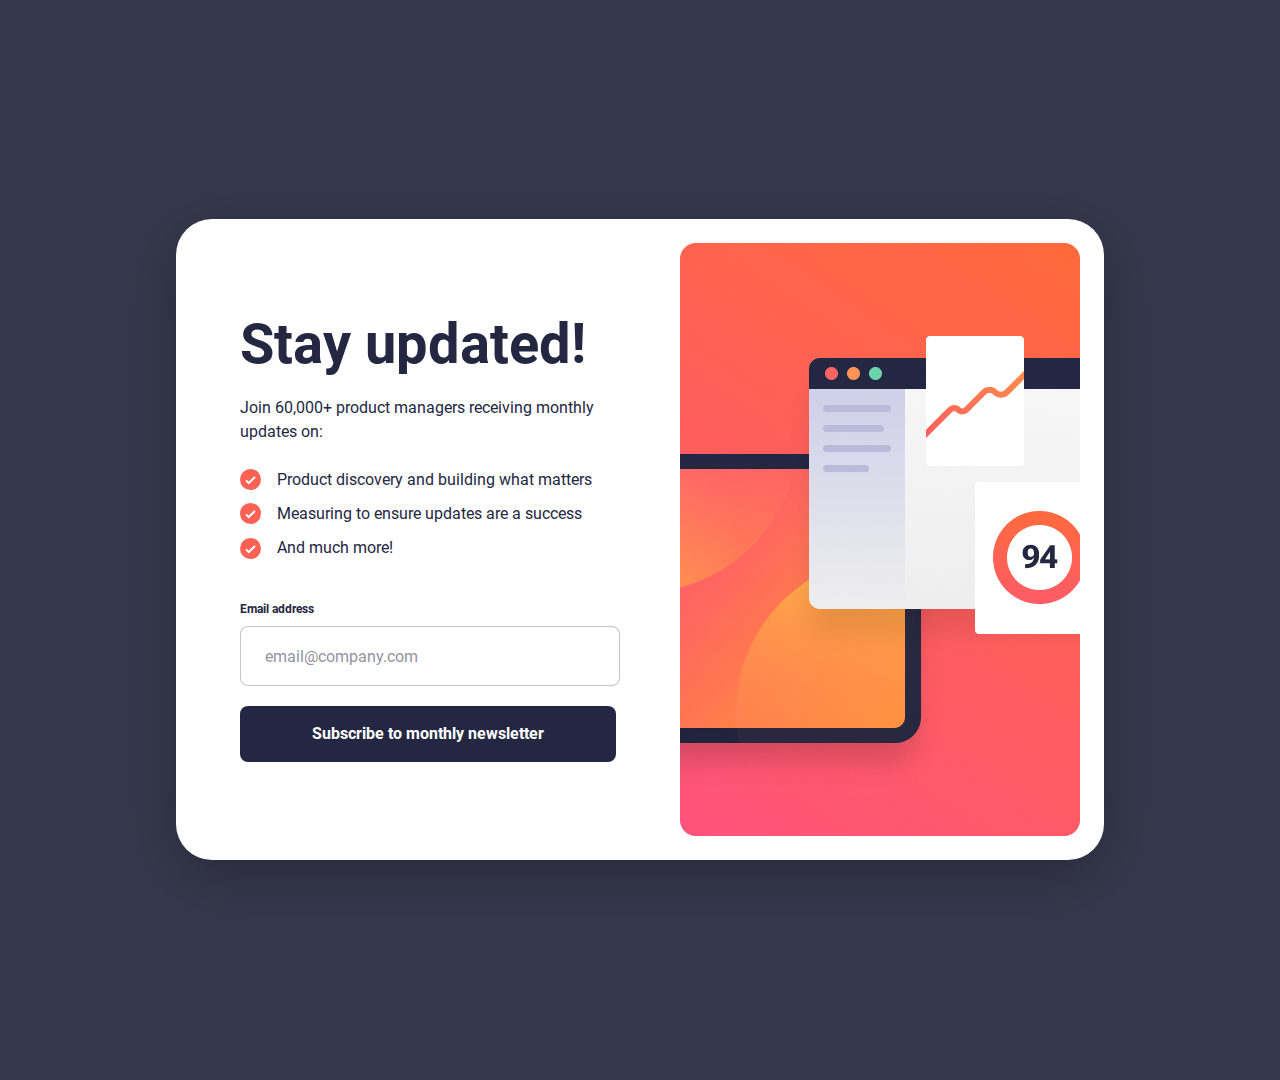
<file: index.html>
<!DOCTYPE html>
<html lang="en">
<head>
  <meta charset="UTF-8">
  <meta name="viewport" content="width=device-width, initial-scale=1.0"> <!-- displays site properly based on user's device -->
  <link rel="stylesheet" media="(max-width: 375px)" href="style-mobile.css" />
  <link rel="stylesheet" media="(min-width: 376px)" href="style-desktop.css" />
  <script defer src="script-index.js"></script>
  <link rel="icon" type="image/png" sizes="32x32" href="./assets/images/favicon-32x32.png">
  
  <title>Frontend Mentor | Newsletter sign-up form with success message</title>

  <!-- Feel free to remove these styles or customise in your own stylesheet 👍 -->

</head>
<body>
  <main>
    <div class="rect">
      <div class="title">Stay updated!</div>
      <div class="description">Join 60,000+ product managers receiving monthly updates on:</div>
      <div class="ball1"><img src="assets/images/icon-list.svg" alt="ball1"></div>
      <div class="ball2"><img src="assets/images/icon-list.svg" alt="ball2"></div>
      <div class="ball3"><img src="assets/images/icon-list.svg" alt="ball3"></div>
      <div class="text1">Product discovery and building what matters</div>
      <div class="text2">Measuring to ensure updates are a success</div>
      <div class="text3">And much more!</div>
      <div class="email-title">Email address</div>
      <div id="validemail">Valid email required</div>
      <form id="email-form">
        <input id="email-input" type="input" class="" placeholder="email@company.com">
        <input id="email-submit" type="submit" class="submit" value="Subscribe to monthly newsletter">
      </form>
      <img class="right-image" src="assets/images/right-image.png" alt="rightimage">
      <img class="top-image" src="assets/images/Mask group.png" alt="topimage" class="top-image">
    </div>
  </main>  
</body>
</html>
</file>
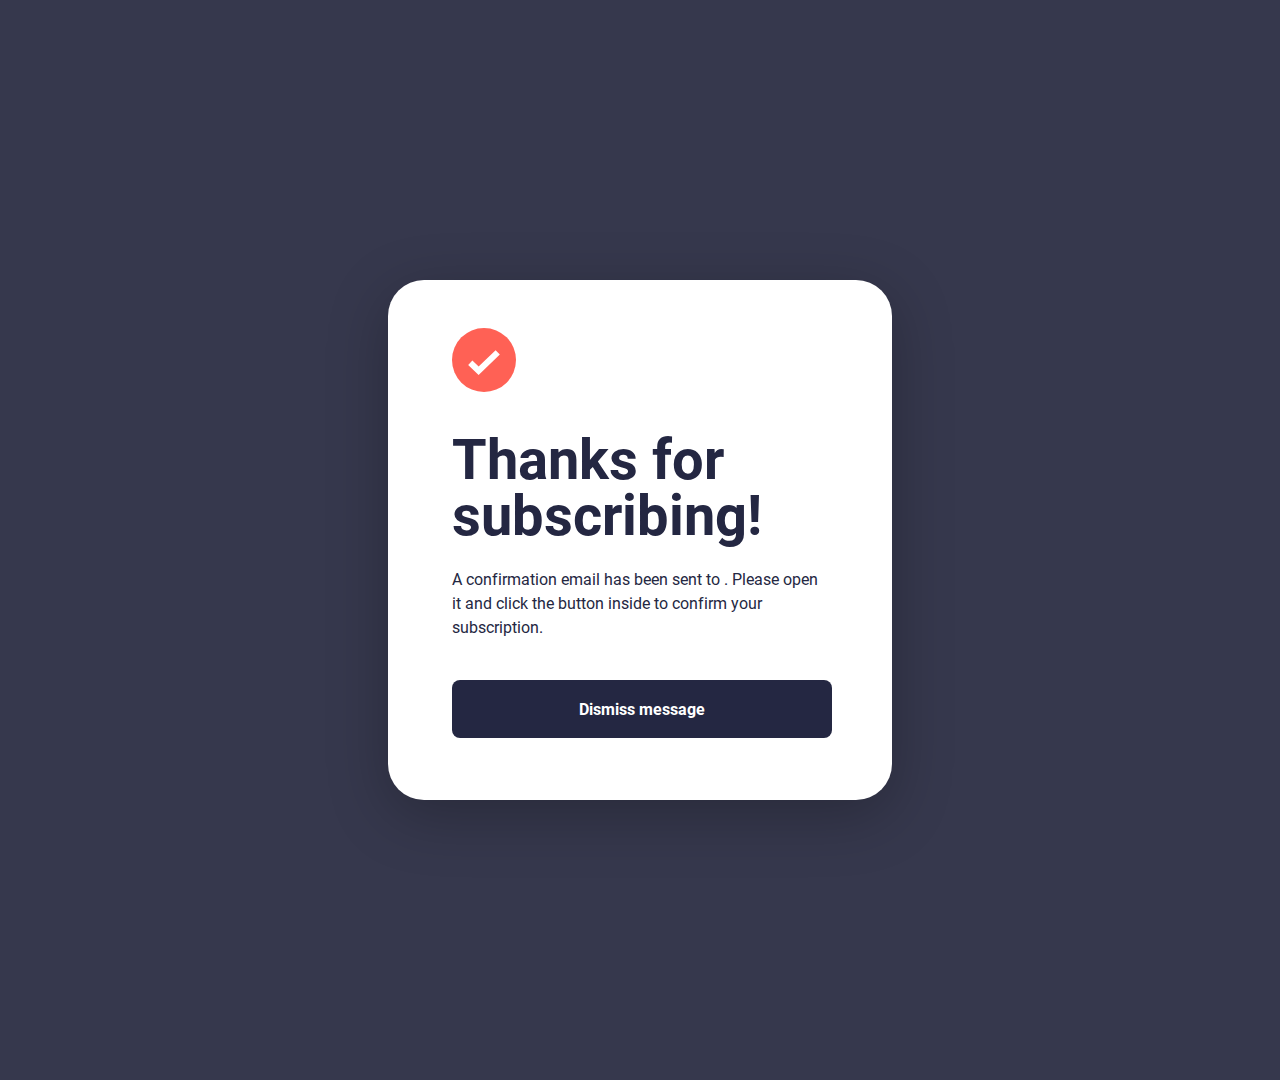
<file: success.html>
<!DOCTYPE html>
<html lang="en">
<head>
  <meta charset="UTF-8">
  <meta name="viewport" content="width=device-width, initial-scale=1.0"> <!-- displays site properly based on user's device -->
  <link rel="stylesheet" media="(max-width: 375px)" href="style-success-mobile.css" />
  <link rel="stylesheet" media="(min-width: 376px)" href="style-success-desktop.css" />
  <script defer src="script-sucess.js"></script>
  <link rel="icon" type="image/png" sizes="32x32" href="./assets/images/favicon-32x32.png">
  
  <title>Frontend Mentor | Newsletter sign-up form with success message</title>

  <!-- Feel free to remove these styles or customise in your own stylesheet 👍 -->

</head>
<body>
  <main>
    <div class="rect">
        <img src="assets/images/icon-list.svg">
        <div class="title">Thanks for subscribing!</div>
        <div class="text">A confirmation email has been sent to <strong id="strong"></strong>. 
            Please open it and click the button inside to confirm your subscription.</div>
        <input onclick="voltar()" id="voltar" type="text" class="submit" value="Dismiss message">
    </div>
  </main>
</body>
</html>
</file>
<file: style-mobile.css>
@font-face {
    font-family: Roboto;
    src: url(assets/fonts/Roboto-Regular.ttf) format("truetype");
    font-weight: normal;
}
@font-face {
    font-family: Roboto;
    src: url(assets/fonts/Roboto-Bold.ttf) format("truetype");
    font-weight: bold;
}

:root{
    --pale-navy: #36384D;
    --vermellion: #FF6155;
    --dark-navy: #242742;
}
body{
    display: flex;
    flex-direction: column;
    justify-content: center;
    align-items: center;
    background: var(--pale-navy);
}



main{
    display: none;
    position: relative;
    display: flex;
    width: 375px;
    height: 842px;
    flex-shrink: 0;
    justify-content: center;
    align-items: center;
    background: var(--pale-navy);
}
.rect{
    position: absolute;
    top: 0px;
    left:0px;
    width: 375px;
    height: 842px;
    flex-shrink: 0;
    background: #FFF;
    box-shadow: 0px 15px 60px 0px rgba(0, 0, 0, 0.25);
}
.title{
    position: absolute;
    top: 324px;
    left: 24px;
    width: 327px;
    color: var(--dark-navy);
    font-feature-settings: 'clig' off, 'liga' off;
    font-family: "Roboto";
    font-size: 40px;
    font-style: normal;
    font-weight: 700;
    line-height: 100%; /* 40px */
}
.description{
    position: absolute;
    top: 388px;
    left: 24px;
    color: var(--dark-navy);
    width: 327px;
    font-feature-settings: 'clig' off, 'liga' off;
    /* Body */
    font-family: "Roboto";
    font-size: 16px;
    font-style: normal;
    font-weight: 400;
    line-height: 150%; /* 24px */
}
.ball1, .ball2, .ball3{
    position:absolute;
    width: 21px;
    height: 21px;
    flex-shrink: 0;
    left: 24px;
}
.ball1{
    top: 461px;
}
.ball2{
    top: 519px;
}
.ball3{
    top: 578px;
}
.text1,.text2,.text3{
    position: absolute;
    left: 61px;
    width: 290px;
    color: var(--dark-navy);
    font-feature-settings: 'clig' off, 'liga' off;
    /* Body */
    font-family: "Roboto";
    font-size: 16px;
    font-style: normal;
    font-weight: 400;
    line-height: 150%; /* 24px */
}
.text1{
    top: 461px;
}
.text2{
    top: 519px;
}
.text3{
    top: 578px;
}
.email-title{
    position: absolute;
    top: 640px;
    left: 24px;
    width: 76px;
    color: var(--dark-navy);
    font-feature-settings: 'clig' off, 'liga' off;
    /* Body Small */
    font-family: "Roboto";
    font-size: 12px;
    font-style: normal;
    font-weight: 700;
    line-height: 150%; /* 18px */
}
#email-input{
    position: absolute;
    top: 666px;
    left: 24px;
    width: 303px;
    height: 56px;
    flex-shrink: 0;
    border-radius: 8px;
    border: 1px solid var(--grey-25, rgba(25, 24, 43, 0.25));
    color: var(--dark-navy);
    font-feature-settings: 'clig' off, 'liga' off;
    /* Body */
    font-family: "Roboto";
    font-size: 16px;
    font-style: normal;
    font-weight: 400;
    line-height: 150%; /* 24px */
    padding-left: 24px;
}
#email-input:hover{
    cursor: pointer;
}
::placeholder { /* Chrome, Firefox, Opera, Safari 10.1+ */
    color: var(--dark-navy);
    font-feature-settings: 'clig' off, 'liga' off;
    /* Body */
    font-family: "Roboto";
    font-size: 16px;
    font-style: normal;
    font-weight: 400;
    line-height: 150%; /* 24px */
    opacity: 0.5;
}
  
:-ms-input-placeholder { /* Internet Explorer 10-11 */
    color: var(--dark-navy);
    font-feature-settings: 'clig' off, 'liga' off;
    /* Body */
    font-family: "Roboto";
    font-size: 16px;
    font-style: normal;
    font-weight: 400;
    line-height: 150%; /* 24px */
    opacity: 0.5;
}
  
::-ms-input-placeholder { /* Microsoft Edge */
    color: var(--dark-navy);
    font-feature-settings: 'clig' off, 'liga' off;
    /* Body */
    font-family: "Roboto";
    font-size: 16px;
    font-style: normal;
    font-weight: 400;
    line-height: 150%; /* 24px */
    opacity: 0.5;
}
#email-submit{
    all: unset;
    position: absolute;
    top: 736px;
    left: 24px;
    width: 327px;
    height: 56px;
    flex-shrink: 0;
    border-radius: 8px;
    background: var(--dark-navy);
    color: var(--white, #FFF);
    text-align: center;
    font-feature-settings: 'clig' off, 'liga' off;
    /* Body (Bold) */
    font-family: "Roboto";
    font-size: 16px;
    font-style: normal;
    font-weight: 700;
    line-height: 150%; /* 24px */
} 
#email-submit:hover{
    cursor: pointer;
    border-radius: 8px;
    background: var(--gradient-1, linear-gradient(225deg, #FF6A3A 0%, #FF527B 100%));
    box-shadow: 0px 16px 32px 0px rgba(255, 97, 85, 0.50);
}
.right-image{
    display: none;
}
.top-image{
    position: absolute;
    top: 0px;
    left: 0px;
    width: 375px;
    height: 284px;
}
#validemail{
    display: none;
    position: absolute;
    top: 640px;
    left: 240px;
    width: 108px;
    color: var(--vermellion);
    text-align: right;
    font-feature-settings: 'clig' off, 'liga' off;
    /* Body Small */
    font-family: "Roboto";
    font-size: 12px;
    font-style: normal;
    font-weight: 700;
    line-height: 150%; /* 18px */
}
input#email-input.unvalid{
    border-radius: 8px;
    border: 1px solid var(--vermellion);
    background: rgba(255, 97, 85, 0.15);
    color: var(--vermellion);
    font-feature-settings: 'clig' off, 'liga' off;
    font-family: "Roboto";
    font-size: 16px;
    font-style: normal;
    font-weight: 400;
    line-height: 150%; /* 24px */
}







/*CSS reset*/
html, body, div, span, applet, object, iframe,
h1, h2, h3, h4, h5, h6, p, blockquote, pre,
a, abbr, acronym, address, big, cite, code,
del, dfn, em, img, ins, kbd, q, s, samp,
small, strike, strong, sub, sup, tt, var,
b, u, i, center,
dl, dt, dd, ol, ul, li,
fieldset, form, label, legend,
table, caption, tbody, tfoot, thead, tr, th, td,
article, aside, canvas, details, embed, 
figure, figcaption, footer, header, hgroup, 
menu, nav, output, ruby, section, summary,
time, mark, audio, video {
	margin: 0;
	padding: 0;
	border: 0;
	font-size: 100%;
	font: inherit;
	vertical-align: baseline;
}
/* HTML5 display-role reset for older browsers */
article, aside, details, figcaption, figure, 
footer, header, hgroup, menu, nav, section {
	display: block;
}
body {
	line-height: 1;
}
ol, ul {
	list-style: none;
}
blockquote, q {
	quotes: none;
}
blockquote:before, blockquote:after,
q:before, q:after {
	content: '';
	content: none;
}
table {
	border-collapse: collapse;
	border-spacing: 0;
}
</file>
<file: style-desktop.css>
@font-face {
    font-family: Roboto;
    src: url(assets/fonts/Roboto-Regular.ttf) format("truetype");
    font-weight: normal;
}
@font-face {
    font-family: Roboto;
    src: url(assets/fonts/Roboto-Bold.ttf) format("truetype");
    font-weight: bold;
}

:root{
    --pale-navy: #36384D;
    --vermellion: #FF6155;
    --dark-navy: #242742;
}
body{
    display: flex;
    flex-direction: column;
    justify-content: center;
    align-items: center;
    background: var(--pale-navy);
}



main{
    position: relative;
    display: flex;
    width: 1440px;
    height: 1080px;
    justify-content: center;
    align-items: center;
    background: var(--pale-navy);
}
.rect{
    position: absolute;
    top: 219px;
    left:256px;
    width: 928px;
    height: 641px;
    flex-shrink: 0;
    border-radius: 36px;
    background: #FFF;
    box-shadow: 0px 15px 60px 0px rgba(0, 0, 0, 0.25);
}
.title{
    position: absolute;
    top: 97px;
    left: 64px;
    color: var(--dark-navy);
    font-feature-settings: 'clig' off, 'liga' off;
    /* Heading */
    font-family: "Roboto";
    font-size: 56px;
    font-style: normal;
    font-weight: 700;
    line-height: 100%; /* 56px */
}
.description{
    position: absolute;
    top: 177px;
    left: 64px;
    color: var(--dark-navy);
    width: 376px;
    font-feature-settings: 'clig' off, 'liga' off;
    /* Body */
    font-family: "Roboto";
    font-size: 16px;
    font-style: normal;
    font-weight: 400;
    line-height: 150%; /* 24px */
}
.ball1, .ball2, .ball3{
    position:absolute;
    width: 21px;
    height: 21px;
    flex-shrink: 0;
    left: 64px;
}
.ball1{
    top: 250px;
}
.ball2{
    top: 284px;
}
.ball3{
    top: 319px;
}
.text1,.text2,.text3{
    position: absolute;
    left: 101px;
    width: 339px;
    color: var(--dark-navy);
    font-feature-settings: 'clig' off, 'liga' off;
    /* Body */
    font-family: "Roboto";
    font-size: 16px;
    font-style: normal;
    font-weight: 400;
    line-height: 150%; /* 24px */
}
.text1{
    top: 249px;
}
.text2{
    top: 283px;
}
.text3{
    top: 317px;
}
.email-title{
    position: absolute;
    top: 381px;
    left: 64px;
    color: var(--dark-navy);
    font-feature-settings: 'clig' off, 'liga' off;
    /* Body Small */
    font-family: "Roboto";
    font-size: 12px;
    font-style: normal;
    font-weight: 700;
    line-height: 150%; /* 18px */
}
#email-input{
    position: absolute;
    top: 407px;
    left: 64px;
    width: 352px;
    height: 56px;
    flex-shrink: 0;
    border-radius: 8px;
    border: 1px solid var(--grey-25, rgba(25, 24, 43, 0.25));
    color: var(--dark-navy);
    font-feature-settings: 'clig' off, 'liga' off;
    /* Body */
    font-family: "Roboto";
    font-size: 16px;
    font-style: normal;
    font-weight: 400;
    line-height: 150%; /* 24px */
    padding-left: 24px;
}
#email-input:hover{
    cursor: pointer;
}
::placeholder { /* Chrome, Firefox, Opera, Safari 10.1+ */
    color: var(--dark-navy);
    font-feature-settings: 'clig' off, 'liga' off;
    /* Body */
    font-family: "Roboto";
    font-size: 16px;
    font-style: normal;
    font-weight: 400;
    line-height: 150%; /* 24px */
    opacity: 0.5;
}
  
:-ms-input-placeholder { /* Internet Explorer 10-11 */
    color: var(--dark-navy);
    font-feature-settings: 'clig' off, 'liga' off;
    /* Body */
    font-family: "Roboto";
    font-size: 16px;
    font-style: normal;
    font-weight: 400;
    line-height: 150%; /* 24px */
    opacity: 0.5;
}
  
::-ms-input-placeholder { /* Microsoft Edge */
    color: var(--dark-navy);
    font-feature-settings: 'clig' off, 'liga' off;
    /* Body */
    font-family: "Roboto";
    font-size: 16px;
    font-style: normal;
    font-weight: 400;
    line-height: 150%; /* 24px */
    opacity: 0.5;
}
#email-submit{
    all: unset;
    position: absolute;
    top: 487px;
    left: 64px;
    width: 376px;
    height: 56px;
    flex-shrink: 0;
    border-radius: 8px;
    background: var(--dark-navy);
    color: var(--white, #FFF);
    text-align: center;
    font-feature-settings: 'clig' off, 'liga' off;
    /* Body (Bold) */
    font-family: "Roboto";
    font-size: 16px;
    font-style: normal;
    font-weight: 700;
    line-height: 150%; /* 24px */
} 
#email-submit:hover{
    cursor: pointer;
    border-radius: 8px;
    background: var(--gradient-1, linear-gradient(225deg, #FF6A3A 0%, #FF527B 100%));
    box-shadow: 0px 16px 32px 0px rgba(255, 97, 85, 0.50);
}
.right-image{
    position: absolute;
    top: 24px;
    right: 24px;
    width: 400px;
    height: 593px;
    flex-shrink: 0;
}
.top-image{
    display: none;
}
#validemail{
    display: none;
    position: absolute;
    top: 382px;
    left: 332px;
    width: 108px;
    color: var(--vermellion);
    text-align: right;
    font-feature-settings: 'clig' off, 'liga' off;
    /* Body Small */
    font-family: "Roboto";
    font-size: 12px;
    font-style: normal;
    font-weight: 700;
    line-height: 150%; /* 18px */
}
input#email-input.unvalid{
    border-radius: 8px;
    border: 1px solid var(--vermellion);
    background: rgba(255, 97, 85, 0.15);
    color: var(--vermellion);
    font-feature-settings: 'clig' off, 'liga' off;
    font-family: "Roboto";
    font-size: 16px;
    font-style: normal;
    font-weight: 400;
    line-height: 150%; /* 24px */
}







/*CSS reset*/
html, body, div, span, applet, object, iframe,
h1, h2, h3, h4, h5, h6, p, blockquote, pre,
a, abbr, acronym, address, big, cite, code,
del, dfn, em, img, ins, kbd, q, s, samp,
small, strike, strong, sub, sup, tt, var,
b, u, i, center,
dl, dt, dd, ol, ul, li,
fieldset, form, label, legend,
table, caption, tbody, tfoot, thead, tr, th, td,
article, aside, canvas, details, embed, 
figure, figcaption, footer, header, hgroup, 
menu, nav, output, ruby, section, summary,
time, mark, audio, video {
	margin: 0;
	padding: 0;
	border: 0;
	font-size: 100%;
	font: inherit;
	vertical-align: baseline;
}
/* HTML5 display-role reset for older browsers */
article, aside, details, figcaption, figure, 
footer, header, hgroup, menu, nav, section {
	display: block;
}
body {
	line-height: 1;
}
ol, ul {
	list-style: none;
}
blockquote, q {
	quotes: none;
}
blockquote:before, blockquote:after,
q:before, q:after {
	content: '';
	content: none;
}
table {
	border-collapse: collapse;
	border-spacing: 0;
}
</file>
<file: style-success-mobile.css>
@font-face {
    font-family: Roboto;
    src: url(assets/fonts/Roboto-Regular.ttf) format("truetype");
    font-weight: normal;
}
@font-face {
    font-family: Roboto;
    src: url(assets/fonts/Roboto-Bold.ttf) format("truetype");
    font-weight: bold;
}

:root{
    --pale-navy: #36384D;
    --vermellion: #FF6155;
    --dark-navy: #242742;
}
body{
    display: flex;
    flex-direction: column;
    justify-content: center;
    align-items: center;
    background: var(--pale-navy);
}



main{
    display: none;
    position: relative;
    display: flex;
    width: 375px;
    height: 812px;
    justify-content: center;
    align-items: center;
    background: var(--pale-navy);
}
.rect{
    position: absolute;
    top: 0px;
    left:0px;
    width: 375px;
    height: 812px;
    flex-shrink: 0;
    background: #FFF;
    box-shadow: 0px 15px 60px 0px rgba(0, 0, 0, 0.25);
}
img{
    position: absolute;
    top: 149px;
    left: 24px;
    width: 64px;
    height: 64px;
    flex-shrink: 0;
}
.title{
    position: absolute;
    top: 253px;
    left: 24px;
    width: 327px;
    color: var(--dark-navy);
    font-feature-settings: 'clig' off, 'liga' off;
    font-family: "Roboto";
    font-size: 40px;
    font-style: normal;
    font-weight: 700;
    line-height: 100%; /* 40px */
}
.text{
    position: absolute;
    top: 357px;
    left: 24px;
    width: 327px;
    color: var(--dark-navy);
    font-feature-settings: 'clig' off, 'liga' off;
    /* Body */
    font-family: "Roboto";
    font-size: 16px;
    font-style: normal;
    font-weight: 400;
    line-height: 150%; /* 24px */
}
input.submit{
    border: none;
    position: absolute;
    bottom: 40px;
    left: 24px;
    width: 327px;
    height: 56px;
    flex-shrink: 0;
    border-radius: 8px;
    background: var(--dark-navy);
    color: var(--white, #FFF);
    text-align: center;
    font-feature-settings: 'clig' off, 'liga' off;
    /* Body (Bold) */
    font-family: "Roboto";
    font-size: 16px;
    font-style: normal;
    font-weight: 700;
    line-height: 150%; /* 24px */
}
input.submit:hover{
    border: none;
    cursor: pointer;
    border-radius: 8px;
    background: var(--gradient-1, linear-gradient(225deg, #FF6A3A 0%, #FF527B 100%));
    box-shadow: 0px 16px 32px 0px rgba(255, 97, 85, 0.50);
}
#strong{
    font-weight: bold;
}




/*CSS reset*/
html, body, div, span, applet, object, iframe,
h1, h2, h3, h4, h5, h6, p, blockquote, pre,
a, abbr, acronym, address, big, cite, code,
del, dfn, em, img, ins, kbd, q, s, samp,
small, strike, strong, sub, sup, tt, var,
b, u, i, center,
dl, dt, dd, ol, ul, li,
fieldset, form, label, legend,
table, caption, tbody, tfoot, thead, tr, th, td,
article, aside, canvas, details, embed, 
figure, figcaption, footer, header, hgroup, 
menu, nav, output, ruby, section, summary,
time, mark, audio, video {
	margin: 0;
	padding: 0;
	border: 0;
	font-size: 100%;
	font: inherit;
	vertical-align: baseline;
}
/* HTML5 display-role reset for older browsers */
article, aside, details, figcaption, figure, 
footer, header, hgroup, menu, nav, section {
	display: block;
}
body {
	line-height: 1;
}
ol, ul {
	list-style: none;
}
blockquote, q {
	quotes: none;
}
blockquote:before, blockquote:after,
q:before, q:after {
	content: '';
	content: none;
}
table {
	border-collapse: collapse;
	border-spacing: 0;
}
</file>
<file: style-success-desktop.css>
@font-face {
    font-family: Roboto;
    src: url(assets/fonts/Roboto-Regular.ttf) format("truetype");
    font-weight: normal;
}
@font-face {
    font-family: Roboto;
    src: url(assets/fonts/Roboto-Bold.ttf) format("truetype");
    font-weight: bold;
}

:root{
    --pale-navy: #36384D;
    --vermellion: #FF6155;
    --dark-navy: #242742;
}
body{
    display: flex;
    flex-direction: column;
    justify-content: center;
    align-items: center;
    background: var(--pale-navy);
}



main{
    position: relative;
    display: flex;
    width: 1440px;
    height: 1080px;
    justify-content: center;
    align-items: center;
    background: var(--pale-navy);
}
.rect{
    position: absolute;
    top: 280px;
    left:468px;
    width: 504px;
    height: 520px;
    flex-shrink: 0;
    border-radius: 36px;
    background: #FFF;
    box-shadow: 0px 15px 60px 0px rgba(0, 0, 0, 0.25);
}
img{
    position: absolute;
    top: 48px;
    left: 64px;
    width: 64px;
    height: 64px;
    flex-shrink: 0;
}
.title{
    position: absolute;
    top: 152px;
    left: 64px;
    width: 376px;
    color: var(--dark-navy);
    font-feature-settings: 'clig' off, 'liga' off;
    /* Heading */
    font-family: "Roboto";
    font-size: 56px;
    font-style: normal;
    font-weight: 700;
    line-height: 100%; /* 56px */
}
.text{
    position: absolute;
    top: 288px;
    left: 64px;
    width: 376px;
    color: var(--dark-navy);
    font-feature-settings: 'clig' off, 'liga' off;
    /* Body */
    font-family: "Roboto";
    font-size: 16px;
    font-style: normal;
    font-weight: 400;
    line-height: 150%; /* 24px */
}
input.submit{
    border: none;
    position: absolute;
    top: 400px;
    left: 64px;
    width: 376px;
    height: 56px;
    flex-shrink: 0;
    border-radius: 8px;
    background: var(--dark-navy);
    color: var(--white, #FFF);
    text-align: center;
    font-feature-settings: 'clig' off, 'liga' off;
    /* Body (Bold) */
    font-family: "Roboto";
    font-size: 16px;
    font-style: normal;
    font-weight: 700;
    line-height: 150%; /* 24px */
}
input.submit:hover{
    border: none;
    cursor: pointer;
    border-radius: 8px;
    background: var(--gradient-1, linear-gradient(225deg, #FF6A3A 0%, #FF527B 100%));
    box-shadow: 0px 16px 32px 0px rgba(255, 97, 85, 0.50);
}
#strong{
    font-weight: bold;
}




/*CSS reset*/
html, body, div, span, applet, object, iframe,
h1, h2, h3, h4, h5, h6, p, blockquote, pre,
a, abbr, acronym, address, big, cite, code,
del, dfn, em, img, ins, kbd, q, s, samp,
small, strike, strong, sub, sup, tt, var,
b, u, i, center,
dl, dt, dd, ol, ul, li,
fieldset, form, label, legend,
table, caption, tbody, tfoot, thead, tr, th, td,
article, aside, canvas, details, embed, 
figure, figcaption, footer, header, hgroup, 
menu, nav, output, ruby, section, summary,
time, mark, audio, video {
	margin: 0;
	padding: 0;
	border: 0;
	font-size: 100%;
	font: inherit;
	vertical-align: baseline;
}
/* HTML5 display-role reset for older browsers */
article, aside, details, figcaption, figure, 
footer, header, hgroup, menu, nav, section {
	display: block;
}
body {
	line-height: 1;
}
ol, ul {
	list-style: none;
}
blockquote, q {
	quotes: none;
}
blockquote:before, blockquote:after,
q:before, q:after {
	content: '';
	content: none;
}
table {
	border-collapse: collapse;
	border-spacing: 0;
}
</file>
